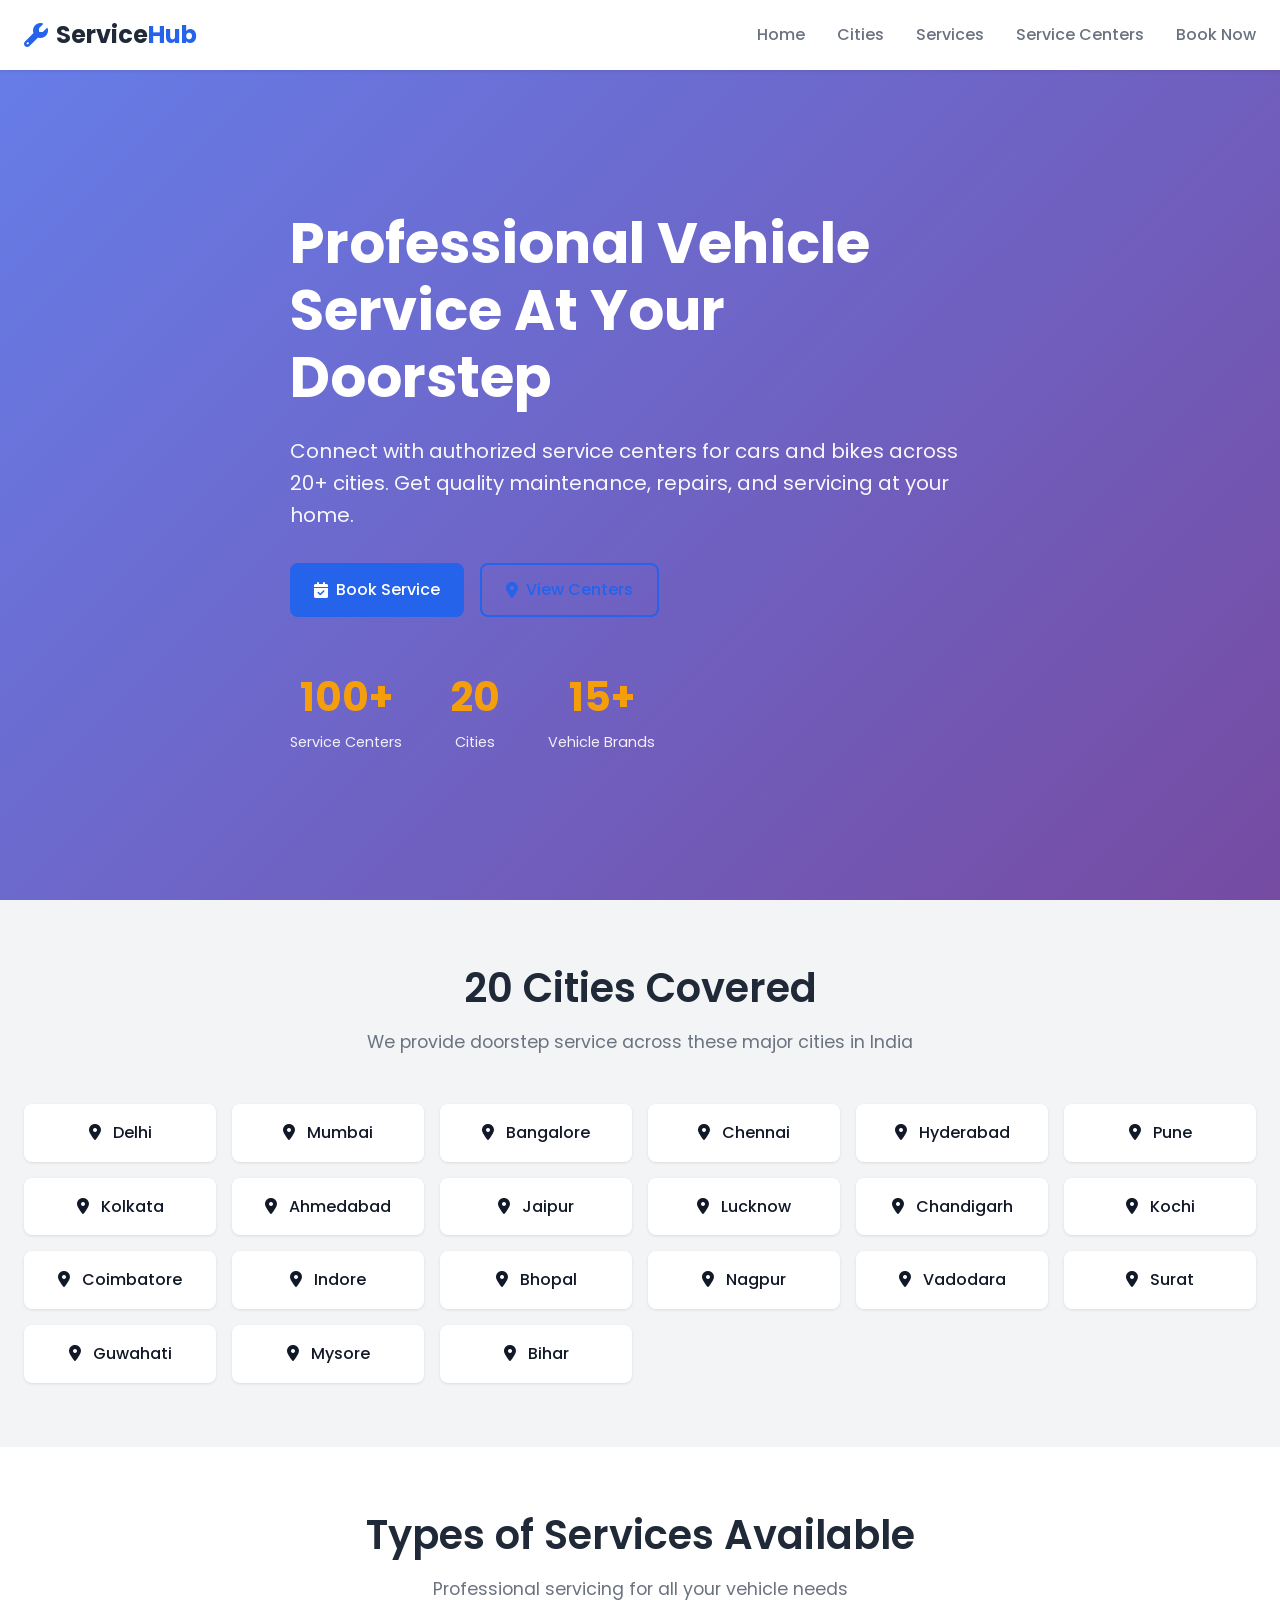
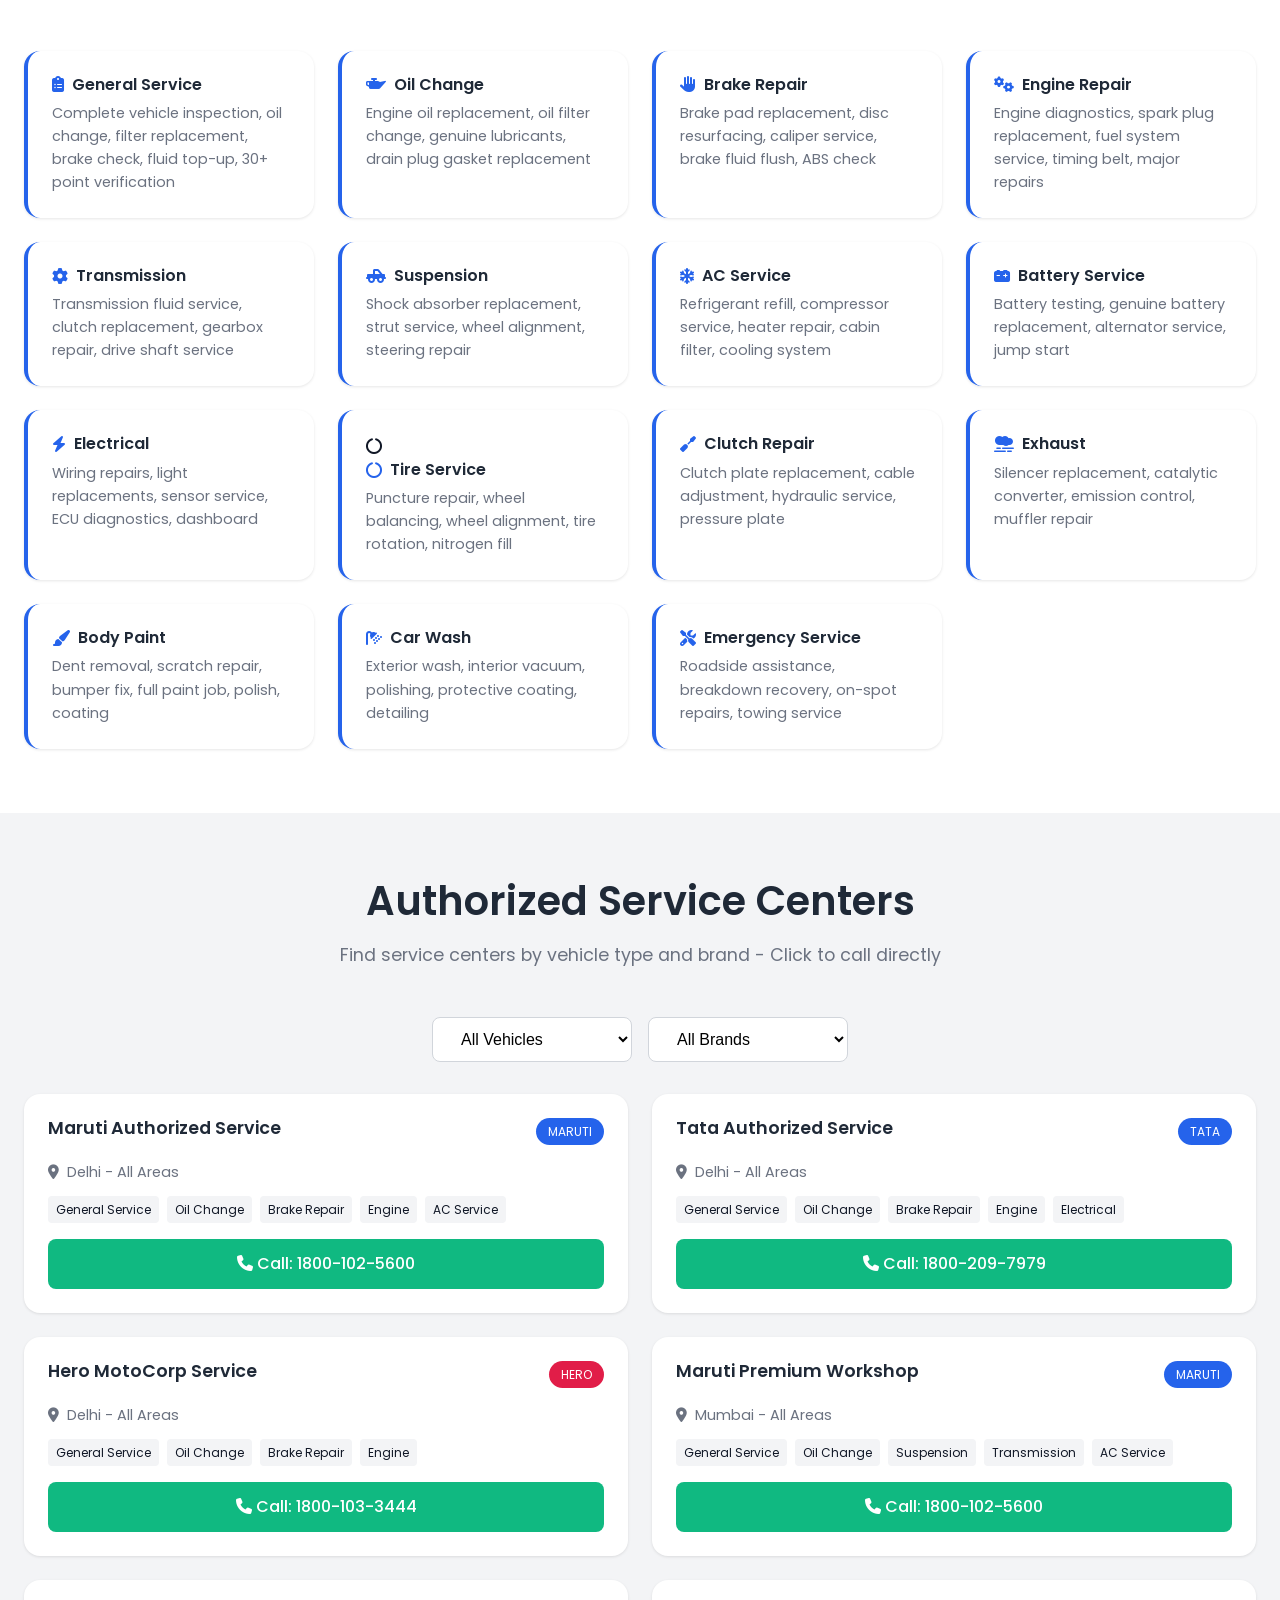
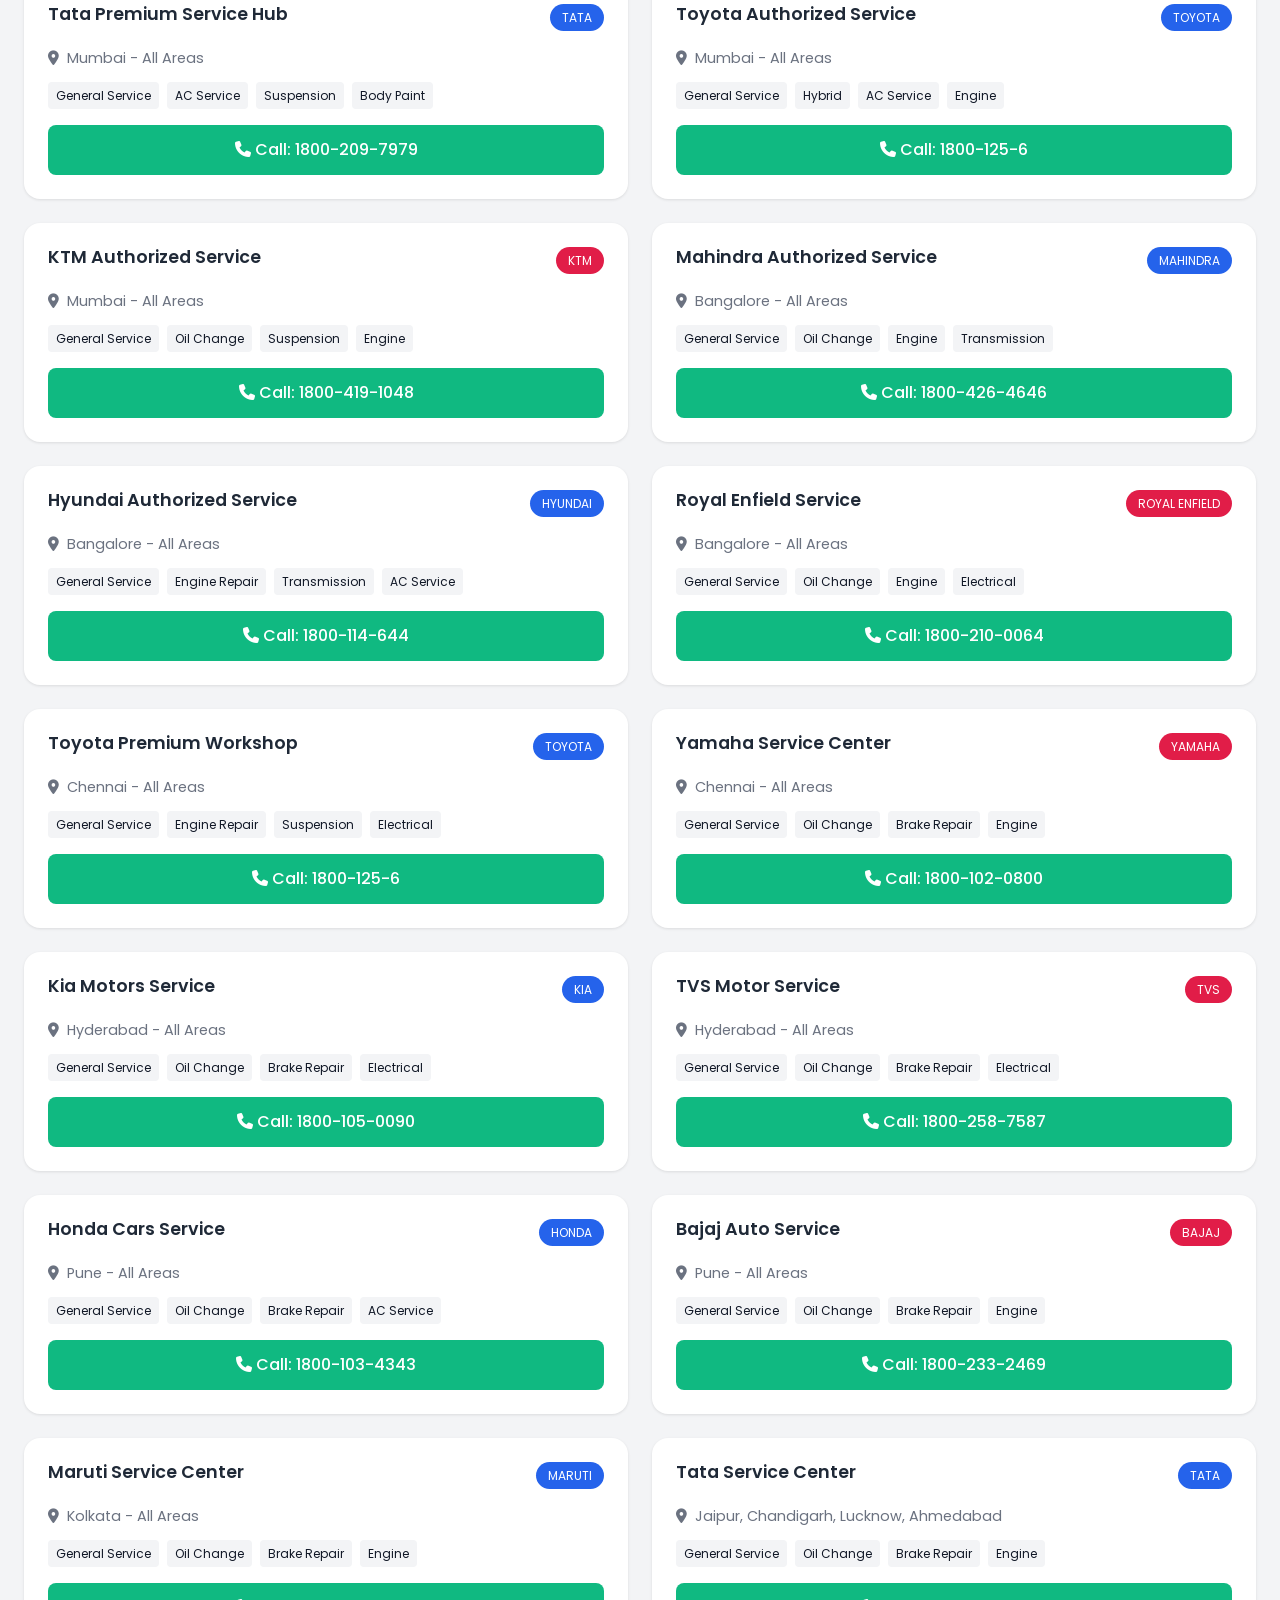
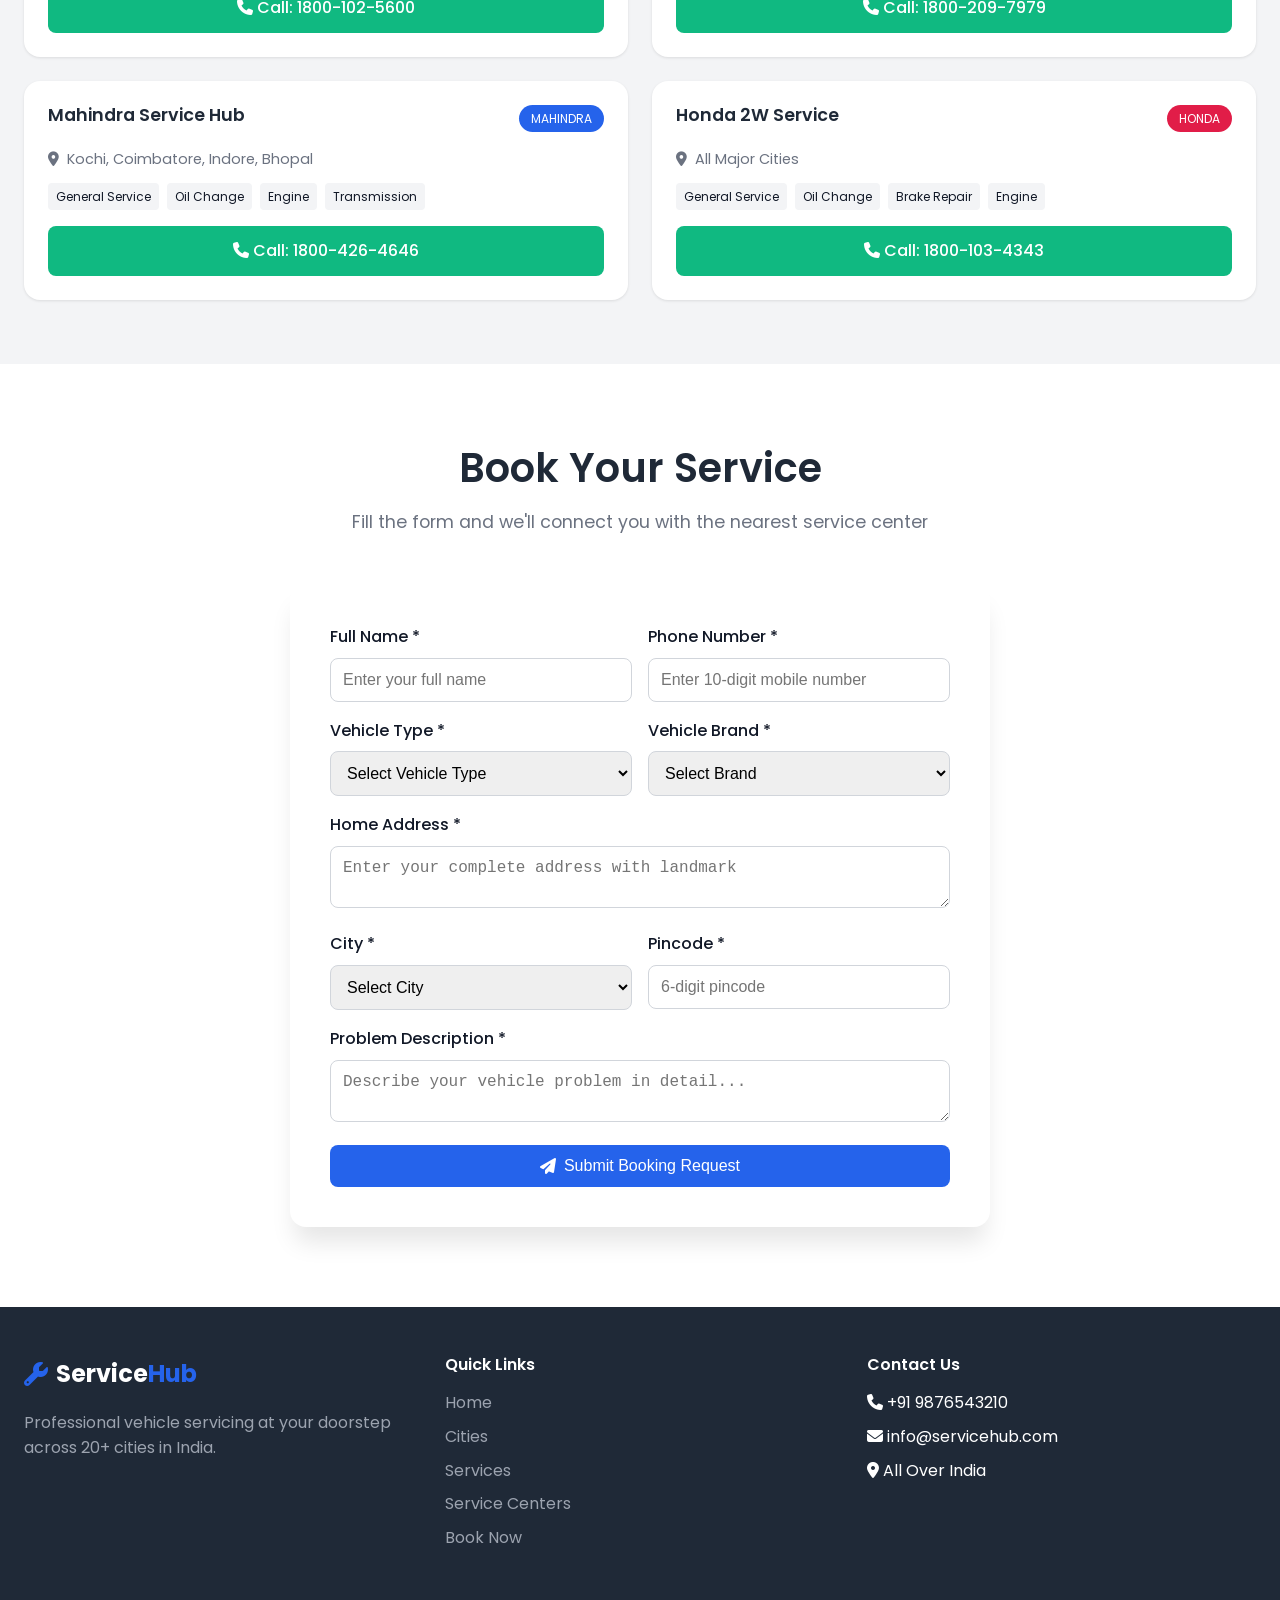
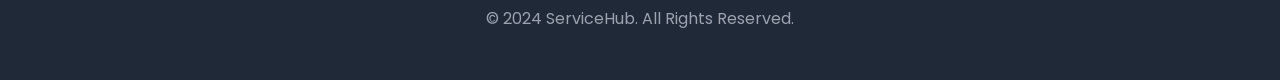
<file: index.html>
<!DOCTYPE html>
<html lang="en">
<head>
    <meta charset="UTF-8">
    <meta name="viewport" content="width=device-width, initial-scale=1.0">
    <title>Vehicle Service At Home | Professional Car & Bike Servicing</title>
    
    <!-- Google Fonts -->
    <link href="https://fonts.googleapis.com/css2?family=Poppins:wght@300;400;500;600;700&display=swap" rel="stylesheet">
    
    <!-- Font Awesome -->
    <link rel="stylesheet" href="https://cdnjs.cloudflare.com/ajax/libs/font-awesome/6.4.0/css/all.min.css">
    
    <style>
        :root {
            --primary-color: #2563eb;
            --primary-dark: #1d4ed8;
            --secondary-color: #10b981;
            --accent-color: #f59e0b;
            --dark-color: #1f2937;
            --gray-100: #f3f4f6;
            --gray-200: #e5e7eb;
            --gray-300: #d1d5db;
            --gray-400: #9ca3af;
            --gray-500: #6b7280;
            --text-color: #111827;
            --text-muted: #6b7280;
            --white: #ffffff;
            --shadow: 0 1px 3px 0 rgba(0, 0, 0, 0.1);
            --shadow-lg: 0 10px 15px -3px rgba(0, 0, 0, 0.1);
            --shadow-xl: 0 20px 25px -5px rgba(0, 0, 0, 0.1);
            --radius: 0.5rem;
            --radius-lg: 1rem;
        }

        * { margin: 0; padding: 0; box-sizing: border-box; }
        html { scroll-behavior: smooth; }
        body { font-family: 'Poppins', sans-serif; font-size: 16px; line-height: 1.6; color: var(--text-color); background: var(--white); }
        h1, h2, h3, h4 { font-weight: 600; line-height: 1.2; margin-bottom: 1rem; }
        p { margin-bottom: 1rem; }
        a { text-decoration: none; color: inherit; }
        ul { list-style: none; }
        .container { max-width: 1400px; margin: 0 auto; padding: 0 1.5rem; }

        /* Navigation */
        .navbar { position: fixed; top: 0; left: 0; right: 0; background: var(--white); box-shadow: var(--shadow); z-index: 1000; padding: 1rem 0; }
        .navbar .container { display: flex; justify-content: space-between; align-items: center; }
        .logo { display: flex; align-items: center; gap: 0.5rem; font-size: 1.5rem; font-weight: 700; color: var(--dark-color); }
        .logo i { color: var(--primary-color); }
        .logo .highlight { color: var(--primary-color); }
        .nav-links { display: flex; gap: 2rem; align-items: center; }
        .nav-links a { font-weight: 500; color: var(--gray-500); }
        .nav-links a:hover { color: var(--primary-color); }

        /* Buttons */
        .btn { display: inline-flex; align-items: center; justify-content: center; gap: 0.5rem; padding: 0.75rem 1.5rem; font-size: 1rem; font-weight: 500; border-radius: var(--radius); border: none; cursor: pointer; transition: all 0.3s ease; }
        .btn-primary { background: var(--primary-color); color: var(--white); }
        .btn-primary:hover { background: var(--primary-dark); }
        .btn-secondary { background: transparent; color: var(--primary-color); border: 2px solid var(--primary-color); }

        /* Hero */
        .hero { min-height: 100vh; display: flex; align-items: center; background: linear-gradient(135deg, #667eea 0%, #764ba2 100%); padding: 8rem 0 4rem; }
        .hero-content { max-width: 700px; color: var(--white); }
        .hero-content h1 { font-size: 3.5rem; font-weight: 700; margin-bottom: 1.5rem; }
        .hero-content p { font-size: 1.25rem; margin-bottom: 2rem; opacity: 0.95; }
        .hero-buttons { display: flex; gap: 1rem; margin-bottom: 3rem; }
        .hero-stats { display: flex; gap: 3rem; }
        .stat { text-align: center; }
        .stat-number { display: block; font-size: 2.5rem; font-weight: 700; color: var(--accent-color); }
        .stat-label { font-size: 0.9rem; opacity: 0.9; }

        /* Section Headers */
        .section-header { text-align: center; margin-bottom: 3rem; }
        .section-header h2 { font-size: 2.5rem; color: var(--dark-color); }
        .section-header p { font-size: 1.1rem; color: var(--text-muted); }

        /* Cities Section */
        .cities-section { padding: 4rem 0; background: var(--gray-100); }
        .cities-grid { display: grid; grid-template-columns: repeat(auto-fill, minmax(180px, 1fr)); gap: 1rem; }
        .city-tag { background: var(--white); padding: 1rem; border-radius: var(--radius); text-align: center; font-weight: 500; box-shadow: var(--shadow); transition: all 0.3s; }
        .city-tag:hover { transform: translateY(-3px); box-shadow: var(--shadow-lg); color: var(--primary-color); }
        .city-tag i { margin-right: 0.5rem; }

        /* Services Section */
        .services-section { padding: 4rem 0; }
        .services-grid { display: grid; grid-template-columns: repeat(auto-fill, minmax(280px, 1fr)); gap: 1.5rem; }
        .service-card { background: var(--white); padding: 1.5rem; border-radius: var(--radius-lg); box-shadow: var(--shadow); border-left: 4px solid var(--primary-color); }
        .service-card h4 { display: flex; align-items: center; gap: 0.5rem; color: var(--dark-color); margin-bottom: 0.5rem; }
        .service-card h4 i { color: var(--primary-color); }
        .service-card p { color: var(--text-muted); font-size: 0.9rem; margin: 0; }

        /* Service Centers */
        .service-centers { padding: 4rem 0; background: var(--gray-100); }
        .filter-container { display: flex; justify-content: center; gap: 1rem; margin-bottom: 2rem; flex-wrap: wrap; }
        .filter-select { padding: 0.75rem 1.5rem; border: 1px solid var(--gray-300); border-radius: var(--radius); font-size: 1rem; background: var(--white); min-width: 200px; }
        .center-grid { display: grid; grid-template-columns: repeat(auto-fill, minmax(400px, 1fr)); gap: 1.5rem; }
        .center-card { background: var(--white); padding: 1.5rem; border-radius: var(--radius-lg); box-shadow: var(--shadow); }
        .center-card .header { display: flex; justify-content: space-between; align-items: start; margin-bottom: 1rem; }
        .center-card h4 { font-size: 1.1rem; color: var(--dark-color); margin: 0; }
        .brand-tag { background: var(--primary-color); color: white; padding: 0.25rem 0.75rem; border-radius: 1rem; font-size: 0.75rem; }
        .brand-tag.bike { background: #e11d48; }
        .center-card .location { color: var(--text-muted); font-size: 0.9rem; margin-bottom: 0.75rem; display: flex; align-items: center; gap: 0.5rem; }
        .center-card .services { display: flex; flex-wrap: wrap; gap: 0.5rem; margin: 0.75rem 0; }
        .center-card .service-tag { background: var(--gray-100); padding: 0.25rem 0.5rem; border-radius: 0.25rem; font-size: 0.75rem; color: var(--gray-600); }
        .center-card .contact-btn { display: block; margin-top: 1rem; padding: 0.75rem; text-align: center; background: var(--secondary-color); color: white; border-radius: var(--radius); font-weight: 500; }
        .center-card .contact-btn:hover { background: #059669; }

        /* Booking Section */
        .booking-section { padding: 5rem 0; }
        .booking-form { background: var(--white); padding: 2.5rem; border-radius: var(--radius-lg); box-shadow: var(--shadow-xl); max-width: 700px; margin: 0 auto; }
        .form-row { display: grid; grid-template-columns: repeat(2, 1fr); gap: 1rem; }
        .form-group { margin-bottom: 1rem; }
        .form-group.full { grid-column: span 2; }
        .form-group label { display: block; margin-bottom: 0.5rem; font-weight: 500; }
        .form-group input, .form-group select, .form-group textarea { width: 100%; padding: 0.75rem; border: 1px solid var(--gray-300); border-radius: var(--radius); font-size: 1rem; }
        .form-group input:focus, .form-group select:focus, .form-group textarea:focus { outline: none; border-color: var(--primary-color); }

        /* Footer */
        .footer { background: var(--dark-color); color: var(--white); padding: 3rem 0 1rem; }
        .footer-grid { display: grid; grid-template-columns: repeat(auto-fit, minmax(250px, 1fr)); gap: 2rem; margin-bottom: 2rem; }
        .footer h4 { margin-bottom: 1rem; }
        .footer ul li { margin-bottom: 0.5rem; }
        .footer ul li a { color: var(--gray-400); }
        .footer ul li a:hover { color: var(--primary-color); }
        .footer-bottom { border-top: 1px solid var(--gray-700); padding: 1rem 0; text-align: center; color: var(--gray-400); }

        @media (max-width: 768px) {
            .hero-content h1 { font-size: 2rem; }
            .hero-buttons { flex-direction: column; }
            .hero-stats { flex-direction: column; gap: 1.5rem; }
            .nav-links { display: none; }
            .center-grid { grid-template-columns: 1fr; }
            .form-row { grid-template-columns: 1fr; }
            .form-group.full { grid-column: span 1; }
        }
    </style>
</head>
<body>
    <!-- Navigation -->
    <nav class="navbar">
        <div class="container">
            <div class="logo">
                <i class="fas fa-wrench"></i>
                <span>Service<span class="highlight">Hub</span></span>
            </div>
            <ul class="nav-links">
                <li><a href="#home">Home</a></li>
                <li><a href="#cities">Cities</a></li>
                <li><a href="#services">Services</a></li>
                <li><a href="#centers">Service Centers</a></li>
                <li><a href="#booking">Book Now</a></li>
            </ul>
        </div>
    </nav>

    <!-- Hero Section -->
    <section class="hero" id="home">
        <div class="container">
            <div class="hero-content">
                <h1>Professional Vehicle Service <span class="highlight">At Your Doorstep</span></h1>
                <p>Connect with authorized service centers for cars and bikes across 20+ cities. Get quality maintenance, repairs, and servicing at your home.</p>
                <div class="hero-buttons">
                    <a href="#booking" class="btn btn-primary"><i class="fas fa-calendar-check"></i> Book Service</a>
                    <a href="#centers" class="btn btn-secondary"><i class="fas fa-map-marker-alt"></i> View Centers</a>
                </div>
                <div class="hero-stats">
                    <div class="stat"><span class="stat-number">100+</span><span class="stat-label">Service Centers</span></div>
                    <div class="stat"><span class="stat-number">20</span><span class="stat-label">Cities</span></div>
                    <div class="stat"><span class="stat-number">15+</span><span class="stat-label">Vehicle Brands</span></div>
                </div>
            </div>
        </div>
    </section>

    <!-- Cities Section -->
    <section class="cities-section" id="cities">
        <div class="container">
            <div class="section-header">
                <h2>20 Cities Covered</h2>
                <p>We provide doorstep service across these major cities in India</p>
            </div>
            <div class="cities-grid">
                <div class="city-tag"><i class="fas fa-map-marker-alt"></i> Delhi</div>
                <div class="city-tag"><i class="fas fa-map-marker-alt"></i> Mumbai</div>
                <div class="city-tag"><i class="fas fa-map-marker-alt"></i> Bangalore</div>
                <div class="city-tag"><i class="fas fa-map-marker-alt"></i> Chennai</div>
                <div class="city-tag"><i class="fas fa-map-marker-alt"></i> Hyderabad</div>
                <div class="city-tag"><i class="fas fa-map-marker-alt"></i> Pune</div>
                <div class="city-tag"><i class="fas fa-map-marker-alt"></i> Kolkata</div>
                <div class="city-tag"><i class="fas fa-map-marker-alt"></i> Ahmedabad</div>
                <div class="city-tag"><i class="fas fa-map-marker-alt"></i> Jaipur</div>
                <div class="city-tag"><i class="fas fa-map-marker-alt"></i> Lucknow</div>
                <div class="city-tag"><i class="fas fa-map-marker-alt"></i> Chandigarh</div>
                <div class="city-tag"><i class="fas fa-map-marker-alt"></i> Kochi</div>
                <div class="city-tag"><i class="fas fa-map-marker-alt"></i> Coimbatore</div>
                <div class="city-tag"><i class="fas fa-map-marker-alt"></i> Indore</div>
                <div class="city-tag"><i class="fas fa-map-marker-alt"></i> Bhopal</div>
                <div class="city-tag"><i class="fas fa-map-marker-alt"></i> Nagpur</div>
                <div class="city-tag"><i class="fas fa-map-marker-alt"></i> Vadodara</div>
                <div class="city-tag"><i class="fas fa-map-marker-alt"></i> Surat</div>
                <div class="city-tag"><i class="fas fa-map-marker-alt"></i> Guwahati</div>
<div class="city-tag"><i class="fas fa-map-marker-alt"></i> Mysore</div>
                <div class="city-tag"><i class="fas fa-map-marker-alt"></i> Bihar</div>
            </div>
        </div>
    </section>

    <!-- Services Section -->
    <section class="services-section" id="services">
        <div class="container">
            <div class="section-header">
                <h2>Types of Services Available</h2>
                <p>Professional servicing for all your vehicle needs</p>
            </div>
            <div class="services-grid">
                <div class="service-card">
                    <h4><i class="fas fa-clipboard-list"></i> General Service</h4>
                    <p>Complete vehicle inspection, oil change, filter replacement, brake check, fluid top-up, 30+ point verification</p>
                </div>
                <div class="service-card">
                    <h4><i class="fas fa-oil-can"></i> Oil Change</h4>
                    <p>Engine oil replacement, oil filter change, genuine lubricants, drain plug gasket replacement</p>
                </div>
                <div class="service-card">
                    <h4><i class="fas fa-hand-paper"></i> Brake Repair</h4>
                    <p>Brake pad replacement, disc resurfacing, caliper service, brake fluid flush, ABS check</p>
                </div>
                <div class="service-card">
                    <h4><i class="fas fa-cogs"></i> Engine Repair</h4>
                    <p>Engine diagnostics, spark plug replacement, fuel system service, timing belt, major repairs</p>
                </div>
                <div class="service-card">
                    <h4><i class="fas fa-cog"></i> Transmission</h4>
                    <p>Transmission fluid service, clutch replacement, gearbox repair, drive shaft service</p>
                </div>
                <div class="service-card">
                    <h4><i class="fas fa-truck-pickup"></i> Suspension</h4>
                    <p>Shock absorber replacement, strut service, wheel alignment, steering repair</p>
                </div>
                <div class="service-card">
                    <h4><i class="fas fa-snowflake"></i> AC Service</h4>
                    <p>Refrigerant refill, compressor service, heater repair, cabin filter, cooling system</p>
                </div>
                <div class="service-card">
                    <h4><i class="fas fa-car-battery"></i> Battery Service</h4>
                    <p>Battery testing, genuine battery replacement, alternator service, jump start</p>
                </div>
                <div class="service-card">
                    <h4><i class="fas fa-bolt"></i> Electrical</h4>
                    <p>Wiring repairs, light replacements, sensor service, ECU diagnostics, dashboard</p>
                </div>
                <div class="service-card">
                    <i class="fas fa-circle-notch"></i>
                    <h4><i class="fas fa-circle-notch"></i> Tire Service</h4>
                    <p>Puncture repair, wheel balancing, wheel alignment, tire rotation, nitrogen fill</p>
                </div>
                <div class="service-card">
                    <h4><i class="fas fa-screwdriver"></i> Clutch Repair</h4>
                    <p>Clutch plate replacement, cable adjustment, hydraulic service, pressure plate</p>
                </div>
                <div class="service-card">
                    <h4><i class="fas fa-smog"></i> Exhaust</h4>
                    <p>Silencer replacement, catalytic converter, emission control, muffler repair</p>
                </div>
                <div class="service-card">
                    <h4><i class="fas fa-paint-brush"></i> Body Paint</h4>
                    <p>Dent removal, scratch repair, bumper fix, full paint job, polish, coating</p>
                </div>
                <div class="service-card">
                    <h4><i class="fas fa-shower"></i> Car Wash</h4>
                    <p>Exterior wash, interior vacuum, polishing, protective coating, detailing</p>
                </div>
                <div class="service-card">
                    <h4><i class="fas fa-tools"></i> Emergency Service</h4>
                    <p>Roadside assistance, breakdown recovery, on-spot repairs, towing service</p>
                </div>
            </div>
        </div>
    </section>

    <!-- Service Centers Section -->
    <section class="service-centers" id="centers">
        <div class="container">
            <div class="section-header">
                <h2>Authorized Service Centers</h2>
                <p>Find service centers by vehicle type and brand - Click to call directly</p>
            </div>
            
            <div class="filter-container">
                <select id="vehicleFilter" class="filter-select" onchange="filterCenters()">
                    <option value="all">All Vehicles</option>
                    <option value="car">Cars</option>
                    <option value="bike">Bikes</option>
                </select>
                <select id="brandFilter" class="filter-select" onchange="filterCenters()">
                    <option value="all">All Brands</option>
                    <option value="maruti">Maruti Suzuki</option>
                    <option value="tata">Tata Motors</option>
                    <option value="mahindra">Mahindra</option>
                    <option value="toyota">Toyota</option>
                    <option value="honda_car">Honda</option>
                    <option value="hyundai">Hyundai</option>
                    <option value="kia">Kia</option>
                    <option value="hero">Hero</option>
                    <option value="honda_bike">Honda 2W</option>
                    <option value="yamaha">Yamaha</option>
                    <option value="tvs">TVS</option>
                    <option value="bajaj">Bajaj</option>
                    <option value="ktm">KTM</option>
                    <option value="royal_enfield">Royal Enfield</option>
                </select>
            </div>

            <div class="center-grid" id="CenterGrid">
                <!-- Delhi Centers -->
                <div class="center-card" data-type="car" data-brand="maruti">
                    <div class="header">
                        <h4>Maruti Authorized Service</h4>
                        <span class="brand-tag">MARUTI</span>
                    </div>
                    <div class="location"><i class="fas fa-map-marker-alt"></i> Delhi - All Areas</div>
                    <div class="services">
                        <span class="service-tag">General Service</span>
                        <span class="service-tag">Oil Change</span>
                        <span class="service-tag">Brake Repair</span>
                        <span class="service-tag">Engine</span>
                        <span class="service-tag">AC Service</span>
                    </div>
                    <a href="tel:18001025600" class="contact-btn"><i class="fas fa-phone"></i> Call: 1800-102-5600</a>
                </div>

                <div class="center-card" data-type="car" data-brand="tata">
                    <div class="header">
                        <h4>Tata Authorized Service</h4>
                        <span class="brand-tag">TATA</span>
                    </div>
                    <div class="location"><i class="fas fa-map-marker-alt"></i> Delhi - All Areas</div>
                    <div class="services">
                        <span class="service-tag">General Service</span>
                        <span class="service-tag">Oil Change</span>
                        <span class="service-tag">Brake Repair</span>
                        <span class="service-tag">Engine</span>
                        <span class="service-tag">Electrical</span>
                    </div>
                    <a href="tel:18002097979" class="contact-btn"><i class="fas fa-phone"></i> Call: 1800-209-7979</a>
                </div>

                <div class="center-card" data-type="bike" data-brand="hero">
                    <div class="header">
                        <h4>Hero MotoCorp Service</h4>
                        <span class="brand-tag bike">HERO</span>
                    </div>
                    <div class="location"><i class="fas fa-map-marker-alt"></i> Delhi - All Areas</div>
                    <div class="services">
                        <span class="service-tag">General Service</span>
                        <span class="service-tag">Oil Change</span>
                        <span class="service-tag">Brake Repair</span>
                        <span class="service-tag">Engine</span>
                    </div>
                    <a href="tel:18001033444" class="contact-btn"><i class="fas fa-phone"></i> Call: 1800-103-3444</a>
                </div>

                <!-- Mumbai Centers -->
                <div class="center-card" data-type="car" data-brand="maruti">
                    <div class="header">
                        <h4>Maruti Premium Workshop</h4>
                        <span class="brand-tag">MARUTI</span>
                    </div>
                    <div class="location"><i class="fas fa-map-marker-alt"></i> Mumbai - All Areas</div>
                    <div class="services">
                        <span class="service-tag">General Service</span>
                        <span class="service-tag">Oil Change</span>
                        <span class="service-tag">Suspension</span>
                        <span class="service-tag">Transmission</span>
                        <span class="service-tag">AC Service</span>
                    </div>
                    <a href="tel:18001025600" class="contact-btn"><i class="fas fa-phone"></i> Call: 1800-102-5600</a>
                </div>

                <div class="center-card" data-type="car" data-brand="tata">
                    <div class="header">
                        <h4>Tata Premium Service Hub</h4>
                        <span class="brand-tag">TATA</span>
                    </div>
                    <div class="location"><i class="fas fa-map-marker-alt"></i> Mumbai - All Areas</div>
                    <div class="services">
                        <span class="service-tag">General Service</span>
                        <span class="service-tag">AC Service</span>
                        <span class="service-tag">Suspension</span>
                        <span class="service-tag">Body Paint</span>
                    </div>
                    <a href="tel:18002097979" class="contact-btn"><i class="fas fa-phone"></i> Call: 1800-209-7979</a>
                </div>

                <div class="center-card" data-type="car" data-brand="toyota">
                    <div class="header">
                        <h4>Toyota Authorized Service</h4>
                        <span class="brand-tag">TOYOTA</span>
                    </div>
                    <div class="location"><i class="fas fa-map-marker-alt"></i> Mumbai - All Areas</div>
                    <div class="services">
                        <span class="service-tag">General Service</span>
                        <span class="service-tag">Hybrid</span>
                        <span class="service-tag">AC Service</span>
                        <span class="service-tag">Engine</span>
                    </div>
                    <a href="tel:18001256" class="contact-btn"><i class="fas fa-phone"></i> Call: 1800-125-6</a>
                </div>

                <div class="center-card" data-type="bike" data-brand="ktm">
                    <div class="header">
                        <h4>KTM Authorized Service</h4>
                        <span class="brand-tag bike">KTM</span>
                    </div>
                    <div class="location"><i class="fas fa-map-marker-alt"></i> Mumbai - All Areas</div>
                    <div class="services">
                        <span class="service-tag">General Service</span>
                        <span class="service-tag">Oil Change</span>
                        <span class="service-tag">Suspension</span>
                        <span class="service-tag">Engine</span>
                    </div>
                    <a href="tel:18004191048" class="contact-btn"><i class="fas fa-phone"></i> Call: 1800-419-1048</a>
                </div>

                <!-- Bangalore Centers -->
                <div class="center-card" data-type="car" data-brand="mahindra">
                    <div class="header">
                        <h4>Mahindra Authorized Service</h4>
                        <span class="brand-tag">MAHINDRA</span>
                    </div>
                    <div class="location"><i class="fas fa-map-marker-alt"></i> Bangalore - All Areas</div>
                    <div class="services">
                        <span class="service-tag">General Service</span>
                        <span class="service-tag">Oil Change</span>
                        <span class="service-tag">Engine</span>
                        <span class="service-tag">Transmission</span>
                    </div>
                    <a href="tel:18004264646" class="contact-btn"><i class="fas fa-phone"></i> Call: 1800-426-4646</a>
                </div>

                <div class="center-card" data-type="car" data-brand="hyundai">
                    <div class="header">
                        <h4>Hyundai Authorized Service</h4>
                        <span class="brand-tag">HYUNDAI</span>
                    </div>
                    <div class="location"><i class="fas fa-map-marker-alt"></i> Bangalore - All Areas</div>
                    <div class="services">
                        <span class="service-tag">General Service</span>
                        <span class="service-tag">Engine Repair</span>
                        <span class="service-tag">Transmission</span>
                        <span class="service-tag">AC Service</span>
                    </div>
                    <a href="tel:1800114644" class="contact-btn"><i class="fas fa-phone"></i> Call: 1800-114-644</a>
                </div>

                <div class="center-card" data-type="bike" data-brand="royal_enfield">
                    <div class="header">
                        <h4>Royal Enfield Service</h4>
                        <span class="brand-tag bike">ROYAL ENFIELD</span>
                    </div>
                    <div class="location"><i class="fas fa-map-marker-alt"></i> Bangalore - All Areas</div>
                    <div class="services">
                        <span class="service-tag">General Service</span>
                        <span class="service-tag">Oil Change</span>
                        <span class="service-tag">Engine</span>
                        <span class="service-tag">Electrical</span>
                    </div>
                    <a href="tel:18002100064" class="contact-btn"><i class="fas fa-phone"></i> Call: 1800-210-0064</a>
                </div>

                <!-- Chennai Centers -->
                <div class="center-card" data-type="car" data-brand="toyota">
                    <div class="header">
                        <h4>Toyota Premium Workshop</h4>
                        <span class="brand-tag">TOYOTA</span>
                    </div>
                    <div class="location"><i class="fas fa-map-marker-alt"></i> Chennai - All Areas</div>
                    <div class="services">
                        <span class="service-tag">General Service</span>
                        <span class="service-tag">Engine Repair</span>
                        <span class="service-tag">Suspension</span>
                        <span class="service-tag">Electrical</span>
                    </div>
                    <a href="tel:18001256" class="contact-btn"><i class="fas fa-phone"></i> Call: 1800-125-6</a>
                </div>

                <div class="center-card" data-type="bike" data-brand="yamaha">
                    <div class="header">
                        <h4>Yamaha Service Center</h4>
                        <span class="brand-tag bike">YAMAHA</span>
                    </div>
                    <div class="location"><i class="fas fa-map-marker-alt"></i> Chennai - All Areas</div>
                    <div class="services">
                        <span class="service-tag">General Service</span>
                        <span class="service-tag">Oil Change</span>
                        <span class="service-tag">Brake Repair</span>
                        <span class="service-tag">Engine</span>
                    </div>
                    <a href="tel:18001020800" class="contact-btn"><i class="fas fa-phone"></i> Call: 1800-102-0800</a>
                </div>

                <!-- Hyderabad Centers -->
                <div class="center-card" data-type="car" data-brand="kia">
                    <div class="header">
                        <h4>Kia Motors Service</h4>
                        <span class="brand-tag">KIA</span>
                    </div>
                    <div class="location"><i class="fas fa-map-marker-alt"></i> Hyderabad - All Areas</div>
                    <div class="services">
                        <span class="service-tag">General Service</span>
                        <span class="service-tag">Oil Change</span>
                        <span class="service-tag">Brake Repair</span>
                        <span class="service-tag">Electrical</span>
                    </div>
                    <a href="tel:18001050090" class="contact-btn"><i class="fas fa-phone"></i> Call: 1800-105-0090</a>
                </div>

                <div class="center-card" data-type="bike" data-brand="tvs">
                    <div class="header">
                        <h4>TVS Motor Service</h4>
                        <span class="brand-tag bike">TVS</span>
                    </div>
                    <div class="location"><i class="fas fa-map-marker-alt"></i> Hyderabad - All Areas</div>
                    <div class="services">
                        <span class="service-tag">General Service</span>
                        <span class="service-tag">Oil Change</span>
                        <span class="service-tag">Brake Repair</span>
                        <span class="service-tag">Electrical</span>
                    </div>
                    <a href="tel:18002587587" class="contact-btn"><i class="fas fa-phone"></i> Call: 1800-258-7587</a>
                </div>

                <!-- Pune Centers -->
                <div class="center-card" data-type="car" data-brand="honda_car">
                    <div class="header">
                        <h4>Honda Cars Service</h4>
                        <span class="brand-tag">HONDA</span>
                    </div>
                    <div class="location"><i class="fas fa-map-marker-alt"></i> Pune - All Areas</div>
                    <div class="services">
                        <span class="service-tag">General Service</span>
                        <span class="service-tag">Oil Change</span>
                        <span class="service-tag">Brake Repair</span>
                        <span class="service-tag">AC Service</span>
                    </div>
                    <a href="tel:18001034343" class="contact-btn"><i class="fas fa-phone"></i> Call: 1800-103-4343</a>
                </div>

                <div class="center-card" data-type="bike" data-brand="bajaj">
                    <div class="header">
                        <h4>Bajaj Auto Service</h4>
                        <span class="brand-tag bike">BAJAJ</span>
                    </div>
                    <div class="location"><i class="fas fa-map-marker-alt"></i> Pune - All Areas</div>
                    <div class="services">
                        <span class="service-tag">General Service</span>
                        <span class="service-tag">Oil Change</span>
                        <span class="service-tag">Brake Repair</span>
                        <span class="service-tag">Engine</span>
                    </div>
                    <a href="tel:18002332469" class="contact-btn"><i class="fas fa-phone"></i> Call: 1800-233-2469</a>
                </div>

                <!-- Kolkata Center -->
                <div class="center-card" data-type="car" data-brand="maruti">
                    <div class="header">
                        <h4>Maruti Service Center</h4>
                        <span class="brand-tag">MARUTI</span>
                    </div>
                    <div class="location"><i class="fas fa-map-marker-alt"></i> Kolkata - All Areas</div>
                    <div class="services">
                        <span class="service-tag">General Service</span>
                        <span class="service-tag">Oil Change</span>
                        <span class="service-tag">Brake Repair</span>
                        <span class="service-tag">Engine</span>
                    </div>
                    <a href="tel:18001025600" class="contact-btn"><i class="fas fa-phone"></i> Call: 1800-102-5600</a>
                </div>

                <!-- More Cities - Additional Centers -->
                <div class="center-card" data-type="car" data-brand="tata">
                    <div class="header">
                        <h4>Tata Service Center</h4>
                        <span class="brand-tag">TATA</span>
                    </div>
                    <div class="location"><i class="fas fa-map-marker-alt"></i> Jaipur, Chandigarh, Lucknow, Ahmedabad</div>
                    <div class="services">
                        <span class="service-tag">General Service</span>
                        <span class="service-tag">Oil Change</span>
                        <span class="service-tag">Brake Repair</span>
                        <span class="service-tag">Engine</span>
                    </div>
                    <a href="tel:18002097979" class="contact-btn"><i class="fas fa-phone"></i> Call: 1800-209-7979</a>
                </div>

                <div class="center-card" data-type="car" data-brand="mahindra">
                    <div class="header">
                        <h4>Mahindra Service Hub</h4>
                        <span class="brand-tag">MAHINDRA</span>
                    </div>
                    <div class="location"><i class="fas fa-map-marker-alt"></i> Kochi, Coimbatore, Indore, Bhopal</div>
                    <div class="services">
                        <span class="service-tag">General Service</span>
                        <span class="service-tag">Oil Change</span>
                        <span class="service-tag">Engine</span>
                        <span class="service-tag">Transmission</span>
                    </div>
                    <a href="tel:18004264646" class="contact-btn"><i class="fas fa-phone"></i> Call: 1800-426-4646</a>
                </div>

                <div class="center-card" data-type="bike" data-brand="honda_bike">
                    <div class="header">
                        <h4>Honda 2W Service</h4>
                        <span class="brand-tag bike">HONDA</span>
                    </div>
                    <div class="location"><i class="fas fa-map-marker-alt"></i> All Major Cities</div>
                    <div class="services">
                        <span class="service-tag">General Service</span>
                        <span class="service-tag">Oil Change</span>
                        <span class="service-tag">Brake Repair</span>
                        <span class="service-tag">Engine</span>
                    </div>
                    <a href="tel:18001034343" class="contact-btn"><i class="fas fa-phone"></i> Call: 1800-103-4343</a>
                </div>
            </div>
        </div>
    </section>

    <!-- Booking Section -->
    <section class="booking-section" id="booking">
        <div class="container">
            <div class="section-header">
                <h2>Book Your Service</h2>
                <p>Fill the form and we'll connect you with the nearest service center</p>
            </div>
            <form class="booking-form" id="bookingForm">
                <div class="form-row">
                    <div class="form-group">
                        <label>Full Name *</label>
                        <input type="text" placeholder="Enter your full name" required>
                    </div>
                    <div class="form-group">
                        <label>Phone Number *</label>
                        <input type="tel" placeholder="Enter 10-digit mobile number" required>
                    </div>
                </div>
                <div class="form-row">
                    <div class="form-group">
                        <label>Vehicle Type *</label>
                        <select required>
                            <option value="">Select Vehicle Type</option>
                            <option value="car">Car</option>
                            <option value="bike">Bike / Motorcycle</option>
                        </select>
                    </div>
                    <div class="form-group">
                        <label>Vehicle Brand *</label>
                        <select required>
                            <option value="">Select Brand</option>
                            <option value="maruti">Maruti Suzuki</option>
                            <option value="tata">Tata Motors</option>
                            <option value="mahindra">Mahindra</option>
                            <option value="toyota">Toyota</option>
                            <option value="honda">Honda</option>
                            <option value="hyundai">Hyundai</option>
                            <option value="kia">Kia</option>
                            <option value="hero">Hero</option>
                            <option value="honda_bike">Honda (Bike)</option>
                            <option value="yamaha">Yamaha</option>
                            <option value="tvs">TVS</option>
                            <option value="bajaj">Bajaj</option>
                            <option value="ktm">KTM</option>
                            <option value="royal_enfield">Royal Enfield</option>
                        </select>
                    </div>
                </div>
                <div class="form-group full">
                    <label>Home Address *</label>
                    <textarea placeholder="Enter your complete address with landmark" required></textarea>
                </div>
                <div class="form-row">
                    <div class="form-group">
                        <label>City *</label>
                        <select required>
                            <option value="">Select City</option>
                            <option value="delhi">Delhi</option>
                            <option value="mumbai">Mumbai</option>
                            <option value="bangalore">Bangalore</option>
                            <option value="chennai">Chennai</option>
                            <option value="hyderabad">Hyderabad</option>
                            <option value="pune">Pune</option>
                            <option value="kolkata">Kolkata</option>
                            <option value="ahmedabad">Ahmedabad</option>
                            <option value="jaipur">Jaipur</option>
                            <option value="lucknow">Lucknow</option>
                            <option value="chandigarh">Chandigarh</option>
                            <option value="kochi">Kochi</option>
                            <option value="coimbatore">Coimbatore</option>
                            <option value="indore">Indore</option>
<option value="bhopal">Bhopal</option>
                            <option value="darbhanga">Darbhanga</option>
                        </select>
                    </div>
                    <div class="form-group">
                        <label>Pincode *</label>
                        <input type="text" placeholder="6-digit pincode" maxlength="6" required>
                    </div>
                </div>
                <div class="form-group full">
                    <label>Problem Description *</label>
                    <textarea placeholder="Describe your vehicle problem in detail..." required></textarea>
                </div>
                <button type="submit" class="btn btn-primary" style="width: 100%;">
                    <i class="fas fa-paper-plane"></i> Submit Booking Request
                </button>
            </form>
        </div>
    </section>

    <!-- Footer -->
    <footer class="footer">
        <div class="container">
            <div class="footer-grid">
                <div>
                    <div class="logo" style="color: white; margin-bottom: 1rem;">
                        <i class="fas fa-wrench"></i>
                        <span>Service<span class="highlight">Hub</span></span>
                    </div>
                    <p style="color: var(--gray-400);">Professional vehicle servicing at your doorstep across 20+ cities in India.</p>
                </div>
                <div>
                    <h4>Quick Links</h4>
                    <ul>
                        <li><a href="#home">Home</a></li>
                        <li><a href="#cities">Cities</a></li>
                        <li><a href="#services">Services</a></li>
                        <li><a href="#centers">Service Centers</a></li>
                        <li><a href="#booking">Book Now</a></li>
                    </ul>
                </div>
                <div>
                    <h4>Contact Us</h4>
                    <ul>
                        <li><i class="fas fa-phone"></i> +91 9876543210</li>
                        <li><i class="fas fa-envelope"></i> info@servicehub.com</li>
                        <li><i class="fas fa-map-marker-alt"></i> All Over India</li>
                    </ul>
                </div>
            </div>
            <div class="footer-bottom">
                <p>&copy; 2024 ServiceHub. All Rights Reserved.</p>
            </div>
        </div>
    </footer>

    <script>
        function filterCenters() {
            const vehicleType = document.getElementById('vehicleFilter').value;
            const brand = document.getElementById('brandFilter').value;
            const cards = document.querySelectorAll('.center-card');
            
            cards.forEach(card => {
                const type = card.dataset.type;
                const cardBrand = card.dataset.brand;
                
                let show = true;
                
                if (vehicleType !== 'all' && type !== vehicleType) {
                    show = false;
                }
                
                if (brand !== 'all' && cardBrand !== brand) {
                    show = false;
                }
                
                card.style.display = show ? 'block' : 'none';
            });
        }

        document.getElementById('bookingForm').addEventListener('submit', function(e) {
            e.preventDefault();
            alert('Thank you for your booking! We will contact you shortly.');
            this.reset();
        });
    </script>
</body>
</html>
</file>
